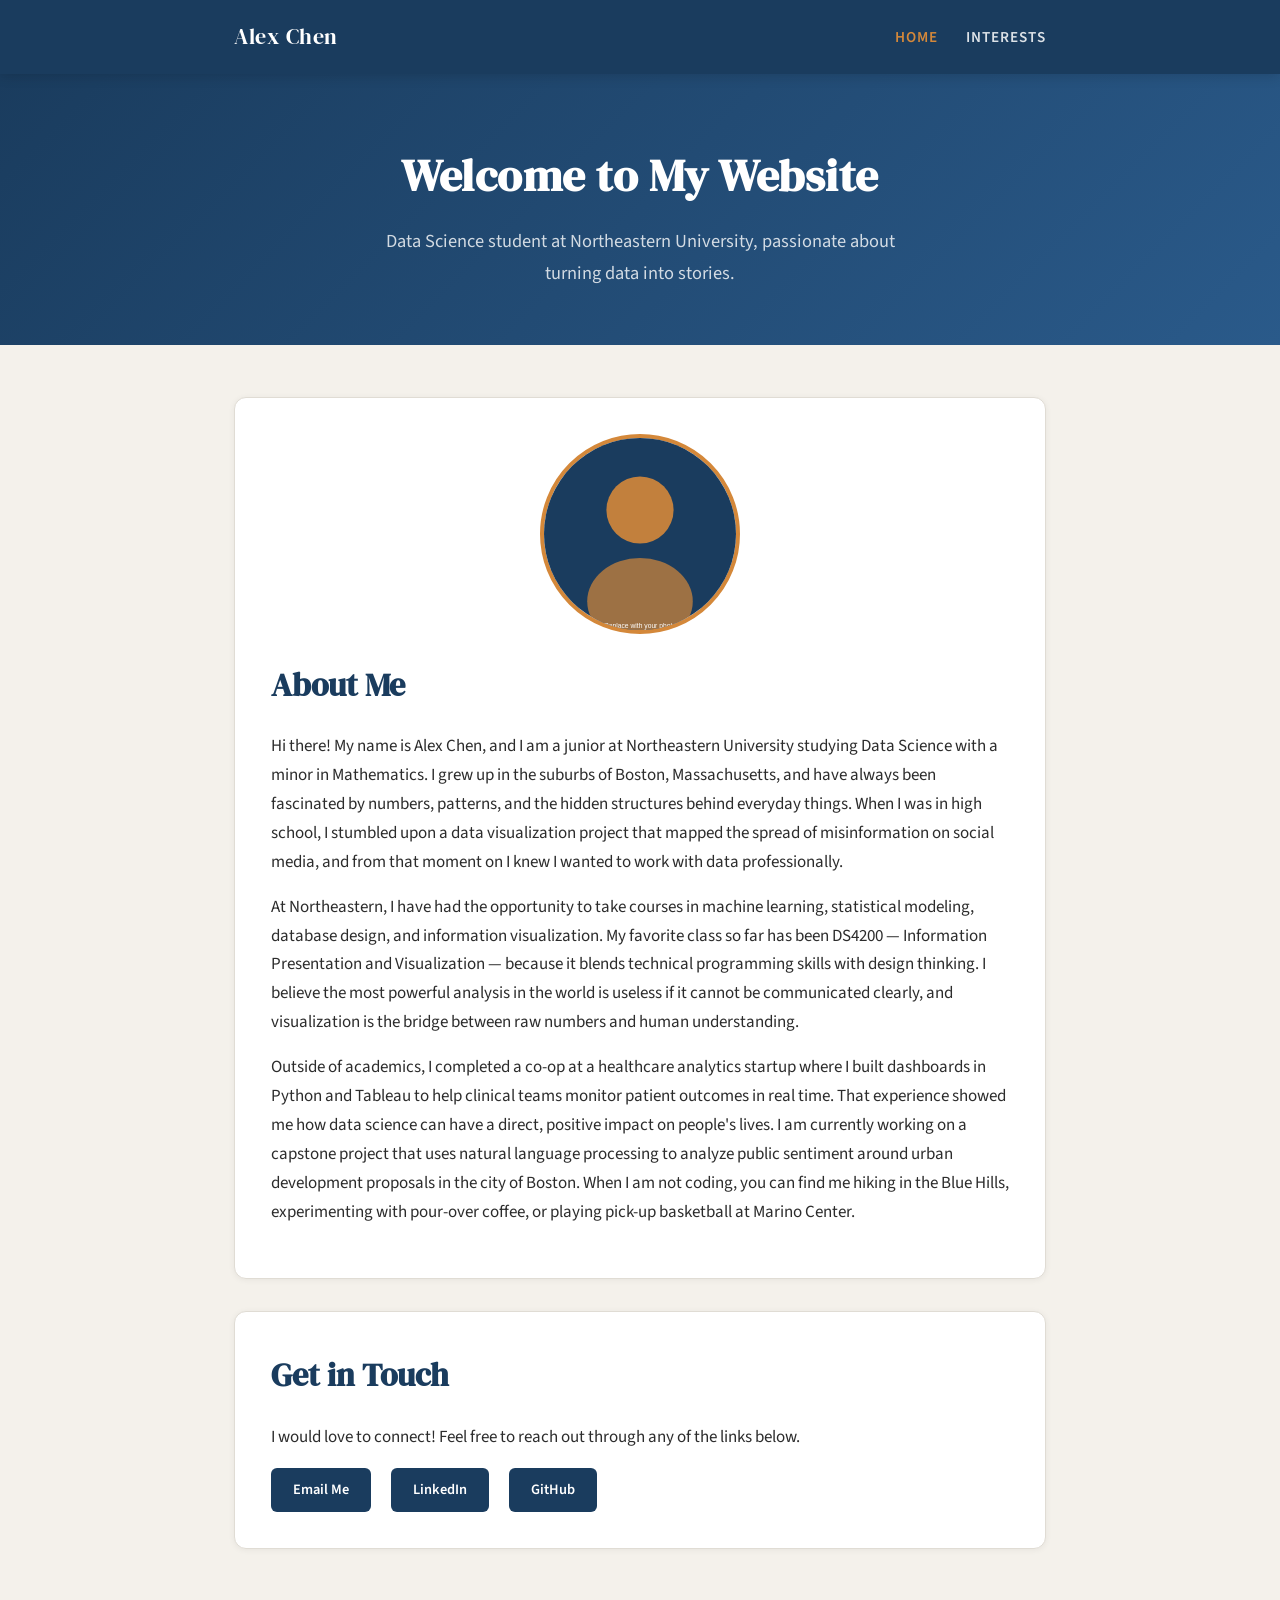
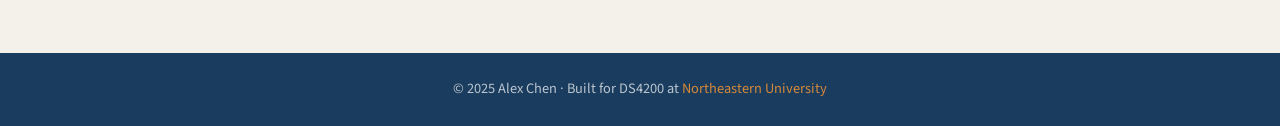
<file: index.html>
<!DOCTYPE html>
<html lang="en">
<head>
    <meta charset="UTF-8">
    <meta name="viewport" content="width=device-width, initial-scale=1.0">
    <title>Alex Chen | Home</title>
    <link rel="stylesheet" href="style.css">
</head>
<body>

    <!-- NAVIGATION -->
    <nav>
        <div class="container">
            <span class="logo">Alex Chen</span>
            <ul>
                <li><a href="index.html" class="active">Home</a></li>
                <li><a href="interests.html">Interests</a></li>
            </ul>
        </div>
    </nav>

    <!-- HERO SECTION -->
    <div class="hero">
        <div class="container">
            <h1>Welcome to My Website</h1>
            <p>Data Science student at Northeastern University, passionate about turning data into stories.</p>
        </div>
    </div>

    <!-- ABOUT ME SECTION -->
    <div class="section">
        <div class="container">
            <div class="card">
                <img src="profile.svg" alt="Profile photo of Alex" class="img-profile">
                <h2>About Me</h2>
                <p>
                    Hi there! My name is Alex Chen, and I am a junior at Northeastern University studying 
                    Data Science with a minor in Mathematics. I grew up in the suburbs of Boston, 
                    Massachusetts, and have always been fascinated by numbers, patterns, and the hidden 
                    structures behind everyday things. When I was in high school, I stumbled upon a data 
                    visualization project that mapped the spread of misinformation on social media, and 
                    from that moment on I knew I wanted to work with data professionally.
                </p>
                <p>
                    At Northeastern, I have had the opportunity to take courses in machine learning, 
                    statistical modeling, database design, and information visualization. My favorite 
                    class so far has been DS4200 — Information Presentation and Visualization — because it 
                    blends technical programming skills with design thinking. I believe the most powerful 
                    analysis in the world is useless if it cannot be communicated clearly, and visualization 
                    is the bridge between raw numbers and human understanding.
                </p>
                <p>
                    Outside of academics, I completed a co-op at a healthcare analytics startup where I built 
                    dashboards in Python and Tableau to help clinical teams monitor patient outcomes in real 
                    time. That experience showed me how data science can have a direct, positive impact on 
                    people's lives. I am currently working on a capstone project that uses natural language 
                    processing to analyze public sentiment around urban development proposals in the city of 
                    Boston. When I am not coding, you can find me hiking in the Blue Hills, experimenting 
                    with pour-over coffee, or playing pick-up basketball at Marino Center.
                </p>
            </div>

            <!-- CONTACT SECTION -->
            <div class="card">
                <h2>Get in Touch</h2>
                <p>I would love to connect! Feel free to reach out through any of the links below.</p>
                <div class="contact-links">
                    <a href="mailto:chen.alex@northeastern.edu">Email Me</a>
                    <a href="https://www.linkedin.com/in/" target="_blank">LinkedIn</a>
                    <a href="https://github.com/" target="_blank">GitHub</a>
                </div>
            </div>

        </div>
    </div>

    <!-- FOOTER -->
    <footer>
        <div class="container">
            <p>&copy; 2025 Alex Chen &middot; Built for DS4200 at <a href="https://www.northeastern.edu" target="_blank">Northeastern University</a></p>
        </div>
    </footer>

</body>
</html>
</file>
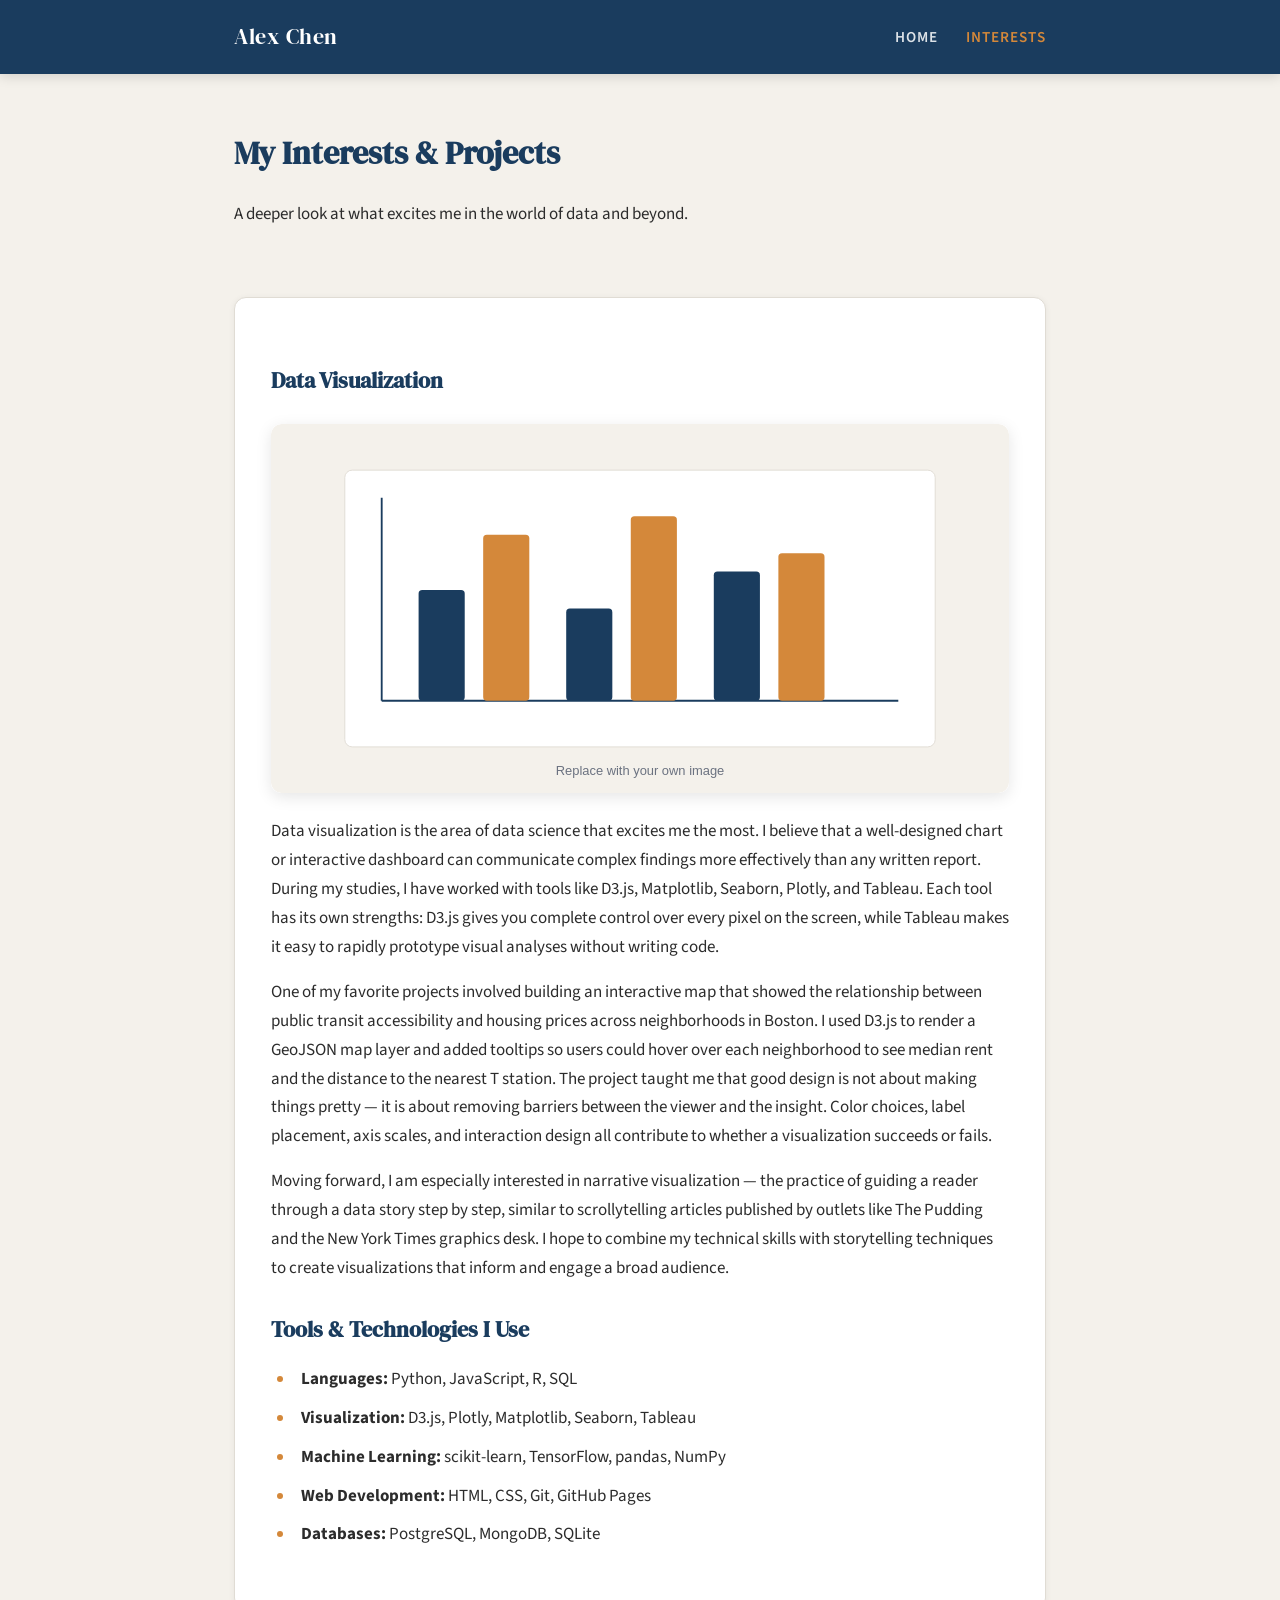
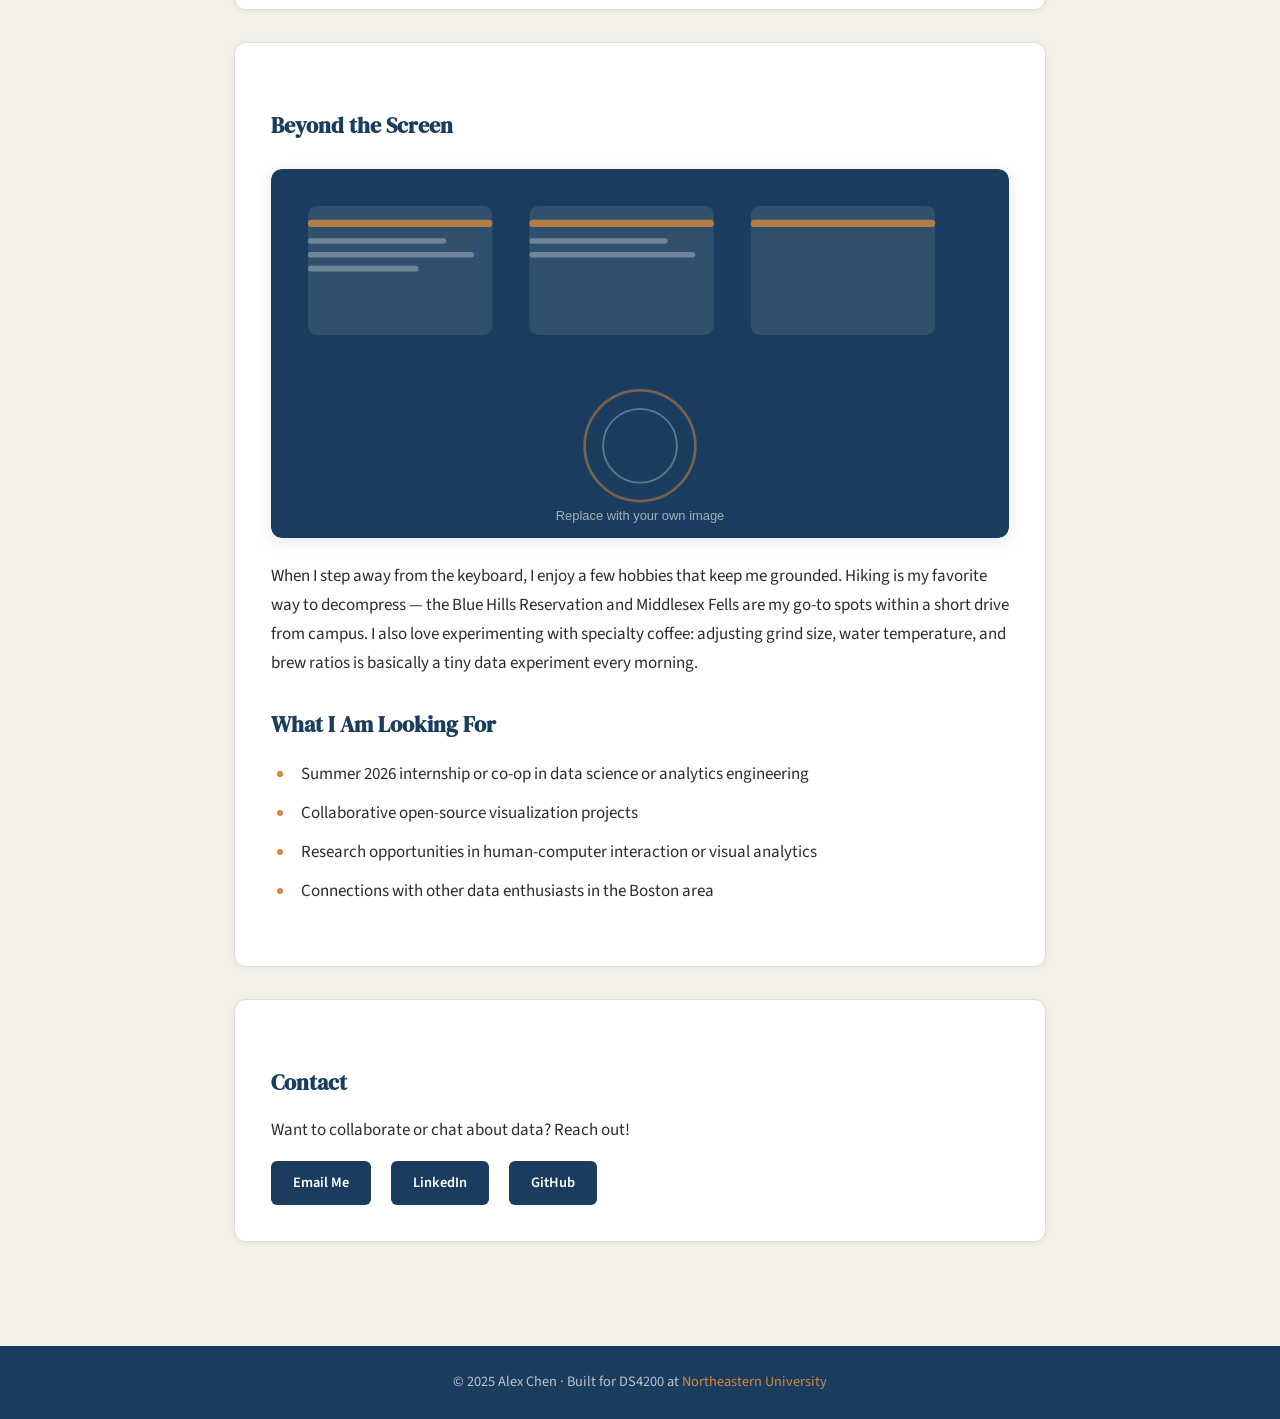
<file: interests.html>
<!DOCTYPE html>
<html lang="en">
<head>
    <meta charset="UTF-8">
    <meta name="viewport" content="width=device-width, initial-scale=1.0">
    <title>Alex Chen | Interests &amp; Projects</title>
    <link rel="stylesheet" href="style.css">
</head>
<body>

    <!-- NAVIGATION -->
    <nav>
        <div class="container">
            <span class="logo">Alex Chen</span>
            <ul>
                <li><a href="index.html">Home</a></li>
                <li><a href="interests.html" class="active">Interests</a></li>
            </ul>
        </div>
    </nav>

    <!-- PAGE HEADER (smaller heading than h1 on Home Page) -->
    <div class="section" style="padding-bottom: 0;">
        <div class="container">
            <h2>My Interests &amp; Projects</h2>
            <p>A deeper look at what excites me in the world of data and beyond.</p>
        </div>
    </div>

    <!-- DATA VISUALIZATION INTEREST -->
    <div class="section">
        <div class="container">
            <div class="card">
                <h3>Data Visualization</h3>
                <img src="data-viz.svg" alt="A sample data visualization chart" class="img-rounded">
                <p>
                    Data visualization is the area of data science that excites me the most. I believe 
                    that a well-designed chart or interactive dashboard can communicate complex findings 
                    more effectively than any written report. During my studies, I have worked with tools 
                    like D3.js, Matplotlib, Seaborn, Plotly, and Tableau. Each tool has its own strengths: 
                    D3.js gives you complete control over every pixel on the screen, while Tableau makes it 
                    easy to rapidly prototype visual analyses without writing code.
                </p>
                <p>
                    One of my favorite projects involved building an interactive map that showed the 
                    relationship between public transit accessibility and housing prices across 
                    neighborhoods in Boston. I used D3.js to render a GeoJSON map layer and added 
                    tooltips so users could hover over each neighborhood to see median rent and the 
                    distance to the nearest T station. The project taught me that good design is not 
                    about making things pretty — it is about removing barriers between the viewer and 
                    the insight. Color choices, label placement, axis scales, and interaction design 
                    all contribute to whether a visualization succeeds or fails.
                </p>
                <p>
                    Moving forward, I am especially interested in narrative visualization — the practice of 
                    guiding a reader through a data story step by step, similar to scrollytelling articles 
                    published by outlets like The Pudding and the New York Times graphics desk. I hope to 
                    combine my technical skills with storytelling techniques to create visualizations that 
                    inform and engage a broad audience.
                </p>

                <h3>Tools &amp; Technologies I Use</h3>
                <ul class="styled-list">
                    <li><strong>Languages:</strong> Python, JavaScript, R, SQL</li>
                    <li><strong>Visualization:</strong> D3.js, Plotly, Matplotlib, Seaborn, Tableau</li>
                    <li><strong>Machine Learning:</strong> scikit-learn, TensorFlow, pandas, NumPy</li>
                    <li><strong>Web Development:</strong> HTML, CSS, Git, GitHub Pages</li>
                    <li><strong>Databases:</strong> PostgreSQL, MongoDB, SQLite</li>
                </ul>
            </div>

            <!-- OTHER INTERESTS -->
            <div class="card">
                <h3>Beyond the Screen</h3>
                <img src="projects.svg" alt="Projects and hobbies collage" class="img-rounded">
                <p>
                    When I step away from the keyboard, I enjoy a few hobbies that keep me grounded. 
                    Hiking is my favorite way to decompress — the Blue Hills Reservation and Middlesex 
                    Fells are my go-to spots within a short drive from campus. I also love experimenting 
                    with specialty coffee: adjusting grind size, water temperature, and brew ratios is 
                    basically a tiny data experiment every morning.
                </p>

                <h3>What I Am Looking For</h3>
                <ul class="styled-list">
                    <li>Summer 2026 internship or co-op in data science or analytics engineering</li>
                    <li>Collaborative open-source visualization projects</li>
                    <li>Research opportunities in human-computer interaction or visual analytics</li>
                    <li>Connections with other data enthusiasts in the Boston area</li>
                </ul>
            </div>

            <!-- CONTACT (also on this page) -->
            <div class="card">
                <h3>Contact</h3>
                <p>Want to collaborate or chat about data? Reach out!</p>
                <div class="contact-links">
                    <a href="mailto:chen.alex@northeastern.edu">Email Me</a>
                    <a href="https://www.linkedin.com/in/" target="_blank">LinkedIn</a>
                    <a href="https://github.com/" target="_blank">GitHub</a>
                </div>
            </div>

        </div>
    </div>

    <!-- FOOTER -->
    <footer>
        <div class="container">
            <p>&copy; 2025 Alex Chen &middot; Built for DS4200 at <a href="https://www.northeastern.edu" target="_blank">Northeastern University</a></p>
        </div>
    </footer>

</body>
</html>
</file>
<file: style.css>
/* ============================================
   CUSTOM FONT (Google Fonts - Customization #1)
   ============================================ */
@import url('https://fonts.googleapis.com/css2?family=DM+Serif+Display&family=Source+Sans+3:wght@300;400;600;700&display=swap');

/* ============================================
   CSS VARIABLES - COLOR SCHEME (Customization #2)
   ============================================ */
:root {
    --color-bg:       #f4f1eb;
    --color-surface:  #ffffff;
    --color-primary:  #1a3c5e;
    --color-accent:   #d4883a;
    --color-text:     #2c2c2c;
    --color-muted:    #6b7280;
    --color-border:   #e0dcd4;
    --font-heading:   'DM Serif Display', serif;
    --font-body:      'Source Sans 3', sans-serif;
}

/* ============================================
   RESET & BASE
   ============================================ */
*, *::before, *::after {
    margin: 0;
    padding: 0;
    box-sizing: border-box;
}

html {
    scroll-behavior: smooth;
}

body {
    font-family: var(--font-body);
    background-color: var(--color-bg);
    color: var(--color-text);
    line-height: 1.7;
    font-size: 17px;
}

img {
    max-width: 100%;
    display: block;
}

a {
    color: var(--color-accent);
    text-decoration: none;
    transition: color 0.2s;
}

a:hover {
    color: var(--color-primary);
}

/* ============================================
   LAYOUT (Customization #3 - margins, padding, structure)
   ============================================ */
.container {
    max-width: 860px;
    margin: 0 auto;
    padding: 0 24px;
}

/* ============================================
   NAVIGATION
   ============================================ */
nav {
    background-color: var(--color-primary);
    padding: 18px 0;
    position: sticky;
    top: 0;
    z-index: 100;
    box-shadow: 0 2px 12px rgba(0,0,0,0.15);
}

nav .container {
    display: flex;
    justify-content: space-between;
    align-items: center;
}

nav .logo {
    font-family: var(--font-heading);
    color: #fff;
    font-size: 1.4rem;
    letter-spacing: 0.5px;
}

nav ul {
    list-style: none;
    display: flex;
    gap: 28px;
}

nav ul li a {
    color: rgba(255,255,255,0.85);
    font-weight: 600;
    font-size: 0.95rem;
    text-transform: uppercase;
    letter-spacing: 1px;
    transition: color 0.2s;
}

nav ul li a:hover,
nav ul li a.active {
    color: var(--color-accent);
}

/* ============================================
   HERO / HEADER SECTION
   ============================================ */
.hero {
    background: linear-gradient(135deg, var(--color-primary) 0%, #2a5a8a 100%);
    color: #fff;
    padding: 64px 0 56px;
    text-align: center;
}

.hero h1 {
    font-family: var(--font-heading);
    font-size: 2.8rem;
    margin-bottom: 12px;
    letter-spacing: 0.5px;
}

.hero p {
    font-size: 1.15rem;
    color: rgba(255,255,255,0.8);
    max-width: 540px;
    margin: 0 auto;
}

/* ============================================
   SECTIONS
   ============================================ */
.section {
    padding: 52px 0;
}

.section h2 {
    font-family: var(--font-heading);
    font-size: 2rem;
    color: var(--color-primary);
    margin-bottom: 20px;
}

.section h3 {
    font-family: var(--font-heading);
    font-size: 1.4rem;
    color: var(--color-primary);
    margin-bottom: 14px;
    margin-top: 28px;
}

.section p {
    margin-bottom: 16px;
    color: var(--color-text);
}

/* ============================================
   CARD
   ============================================ */
.card {
    background: var(--color-surface);
    border-radius: 12px;
    padding: 36px;
    margin-bottom: 32px;
    box-shadow: 0 1px 6px rgba(0,0,0,0.06);
    border: 1px solid var(--color-border);
}

/* ============================================
   IMAGE STYLING
   ============================================ */
.img-rounded {
    border-radius: 10px;
    margin: 24px 0;
    box-shadow: 0 4px 16px rgba(0,0,0,0.1);
}

.img-profile {
    width: 200px;
    height: 200px;
    object-fit: cover;
    border-radius: 50%;
    border: 4px solid var(--color-accent);
    margin: 0 auto 24px;
}

/* ============================================
   LISTS
   ============================================ */
.styled-list {
    padding-left: 24px;
    margin: 16px 0 24px;
}

.styled-list li {
    margin-bottom: 10px;
    padding-left: 6px;
}

.styled-list li::marker {
    color: var(--color-accent);
    font-weight: bold;
}

/* ============================================
   CONTACT SECTION
   ============================================ */
.contact-links {
    display: flex;
    gap: 20px;
    flex-wrap: wrap;
    margin-top: 16px;
}

.contact-links a {
    display: inline-block;
    background: var(--color-primary);
    color: #fff;
    padding: 10px 22px;
    border-radius: 6px;
    font-weight: 600;
    font-size: 0.9rem;
    transition: background 0.2s, transform 0.2s;
}

.contact-links a:hover {
    background: var(--color-accent);
    color: #fff;
    transform: translateY(-2px);
}

/* ============================================
   FOOTER
   ============================================ */
footer {
    background-color: var(--color-primary);
    color: rgba(255,255,255,0.7);
    text-align: center;
    padding: 24px 0;
    font-size: 0.9rem;
    margin-top: 20px;
}

footer a {
    color: var(--color-accent);
}
</file>
